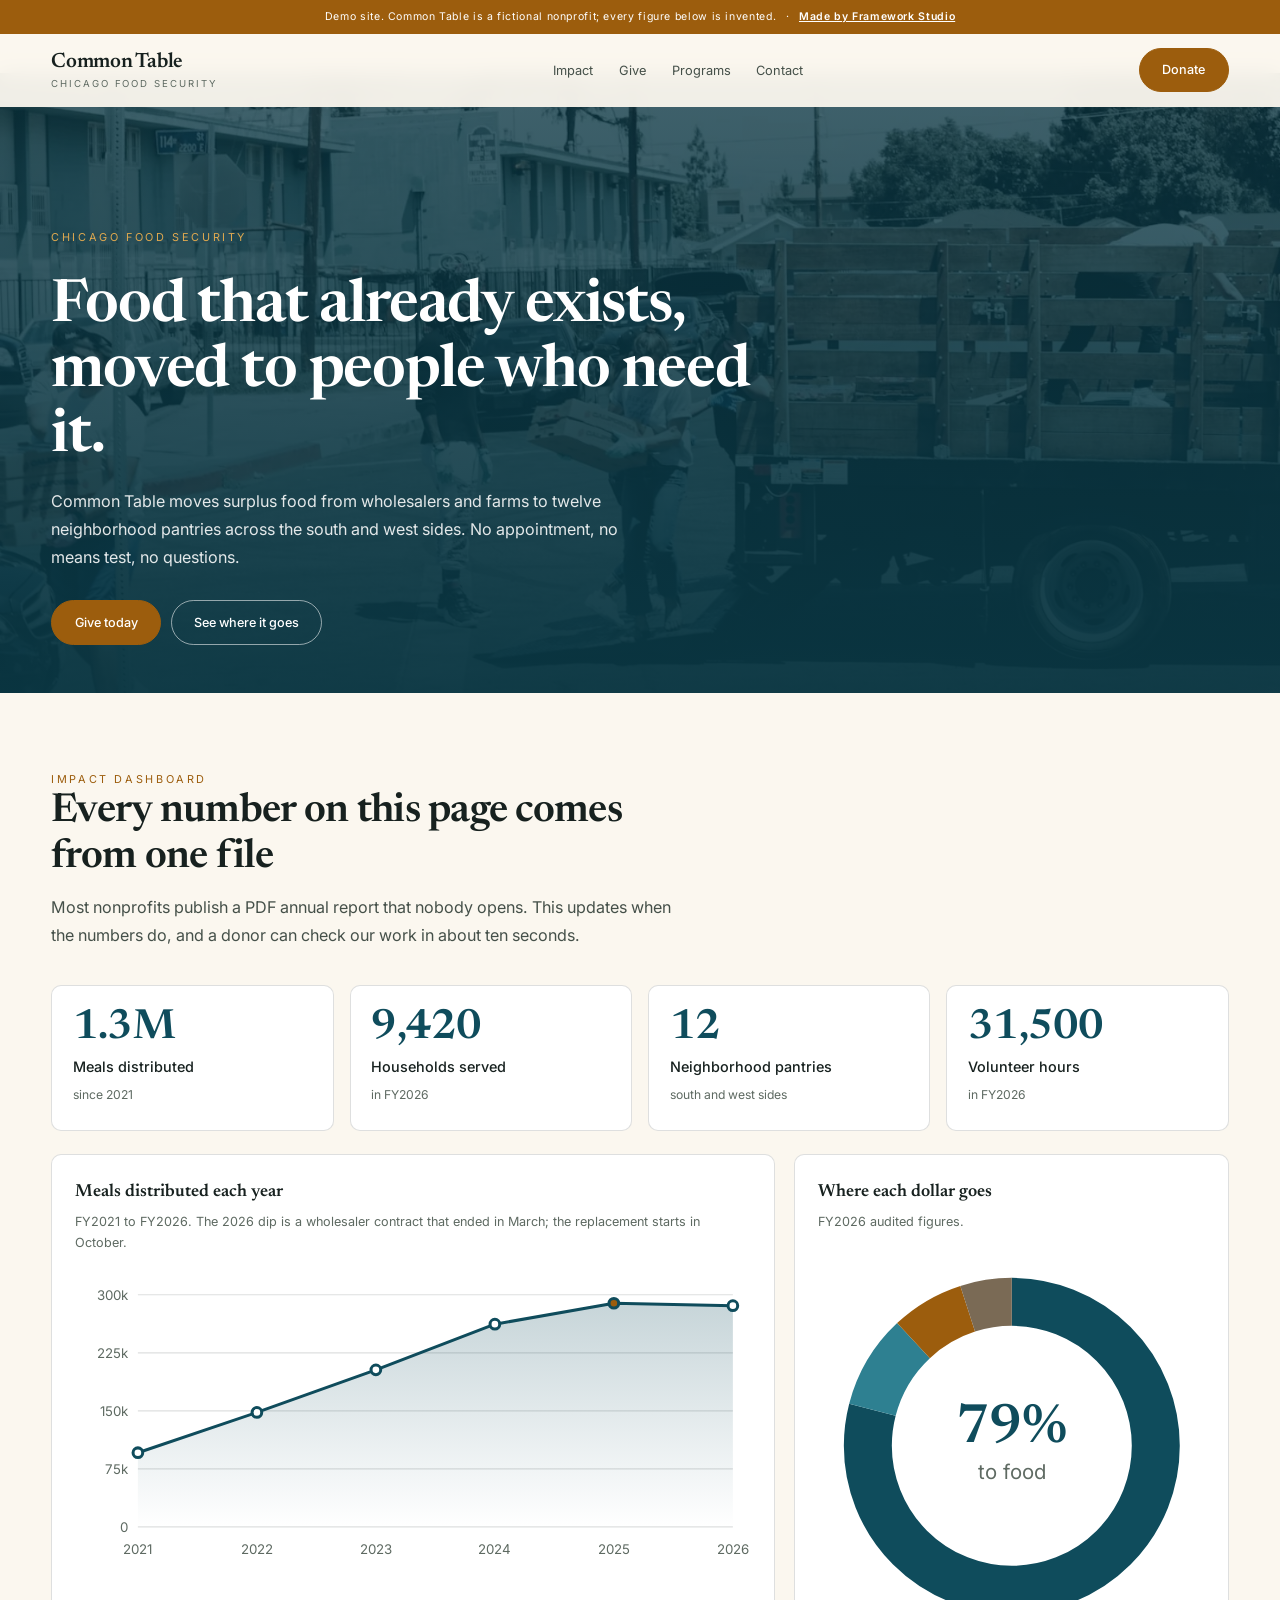
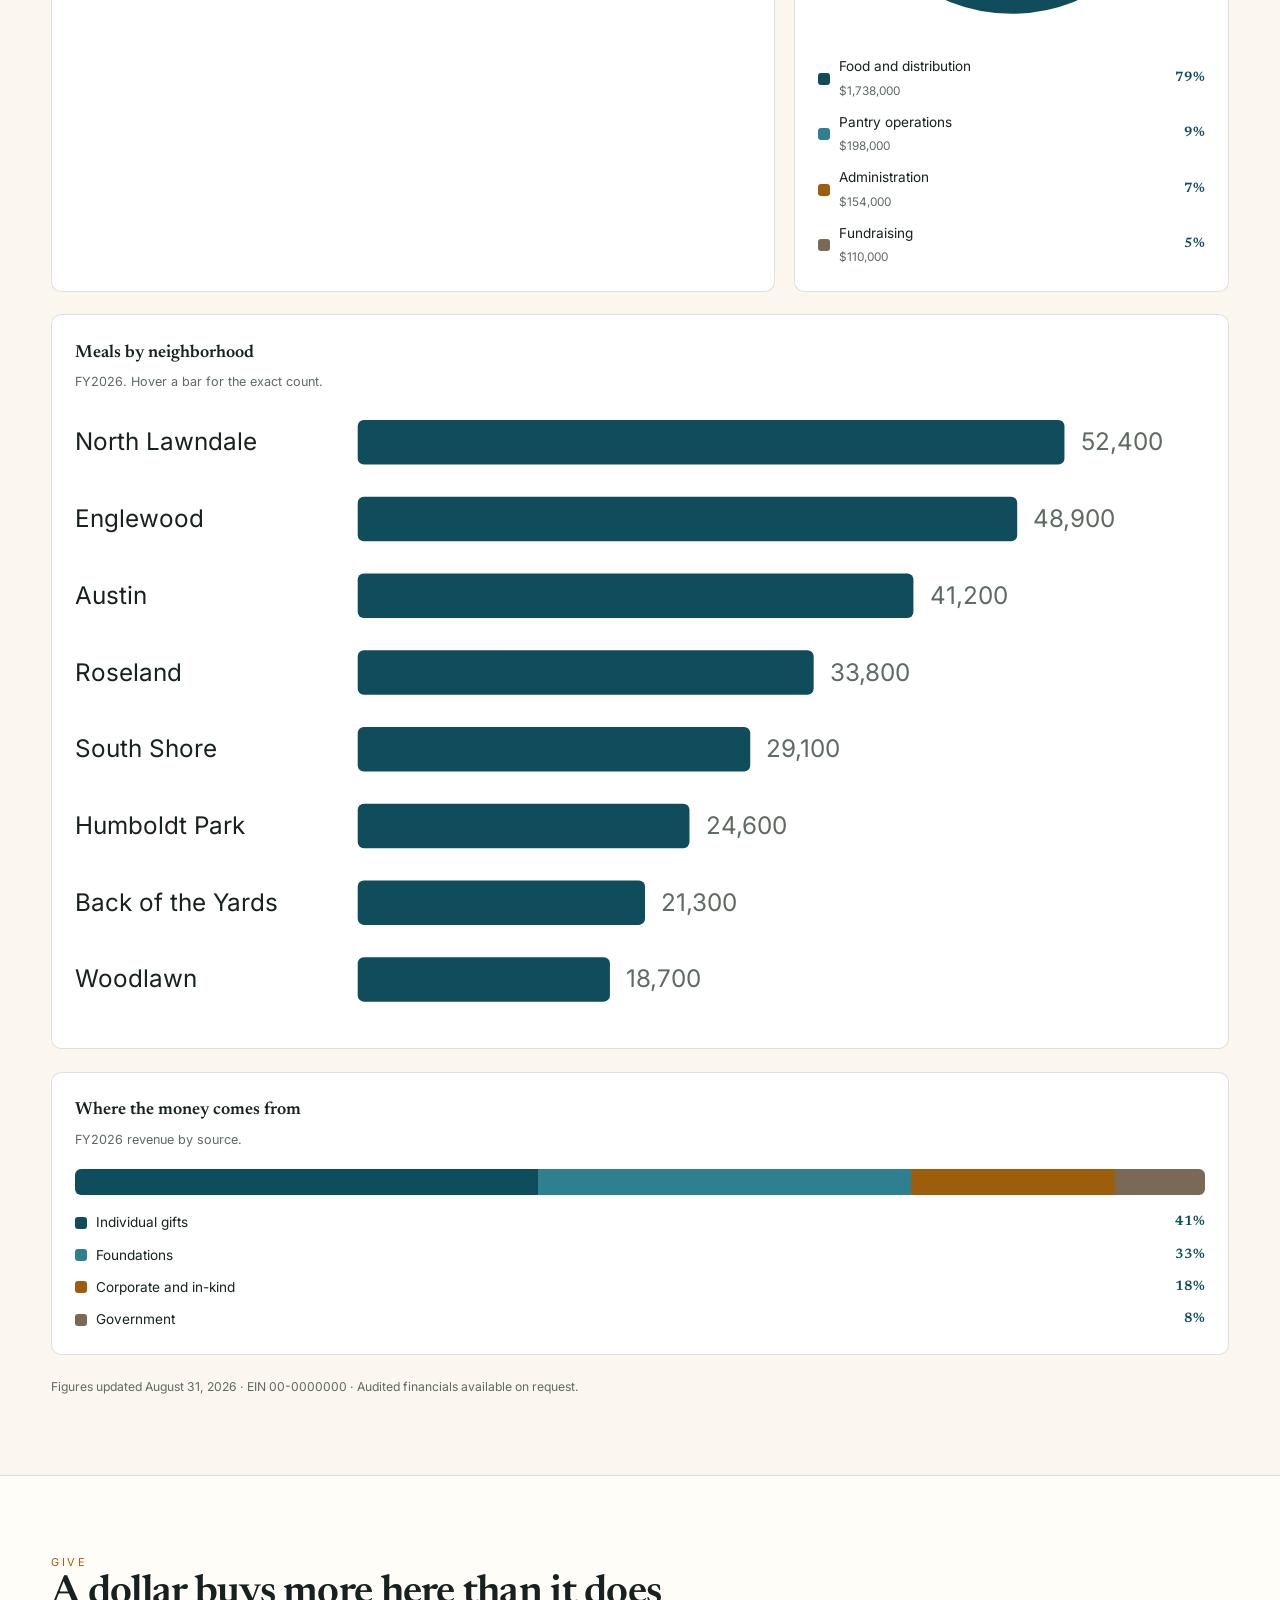
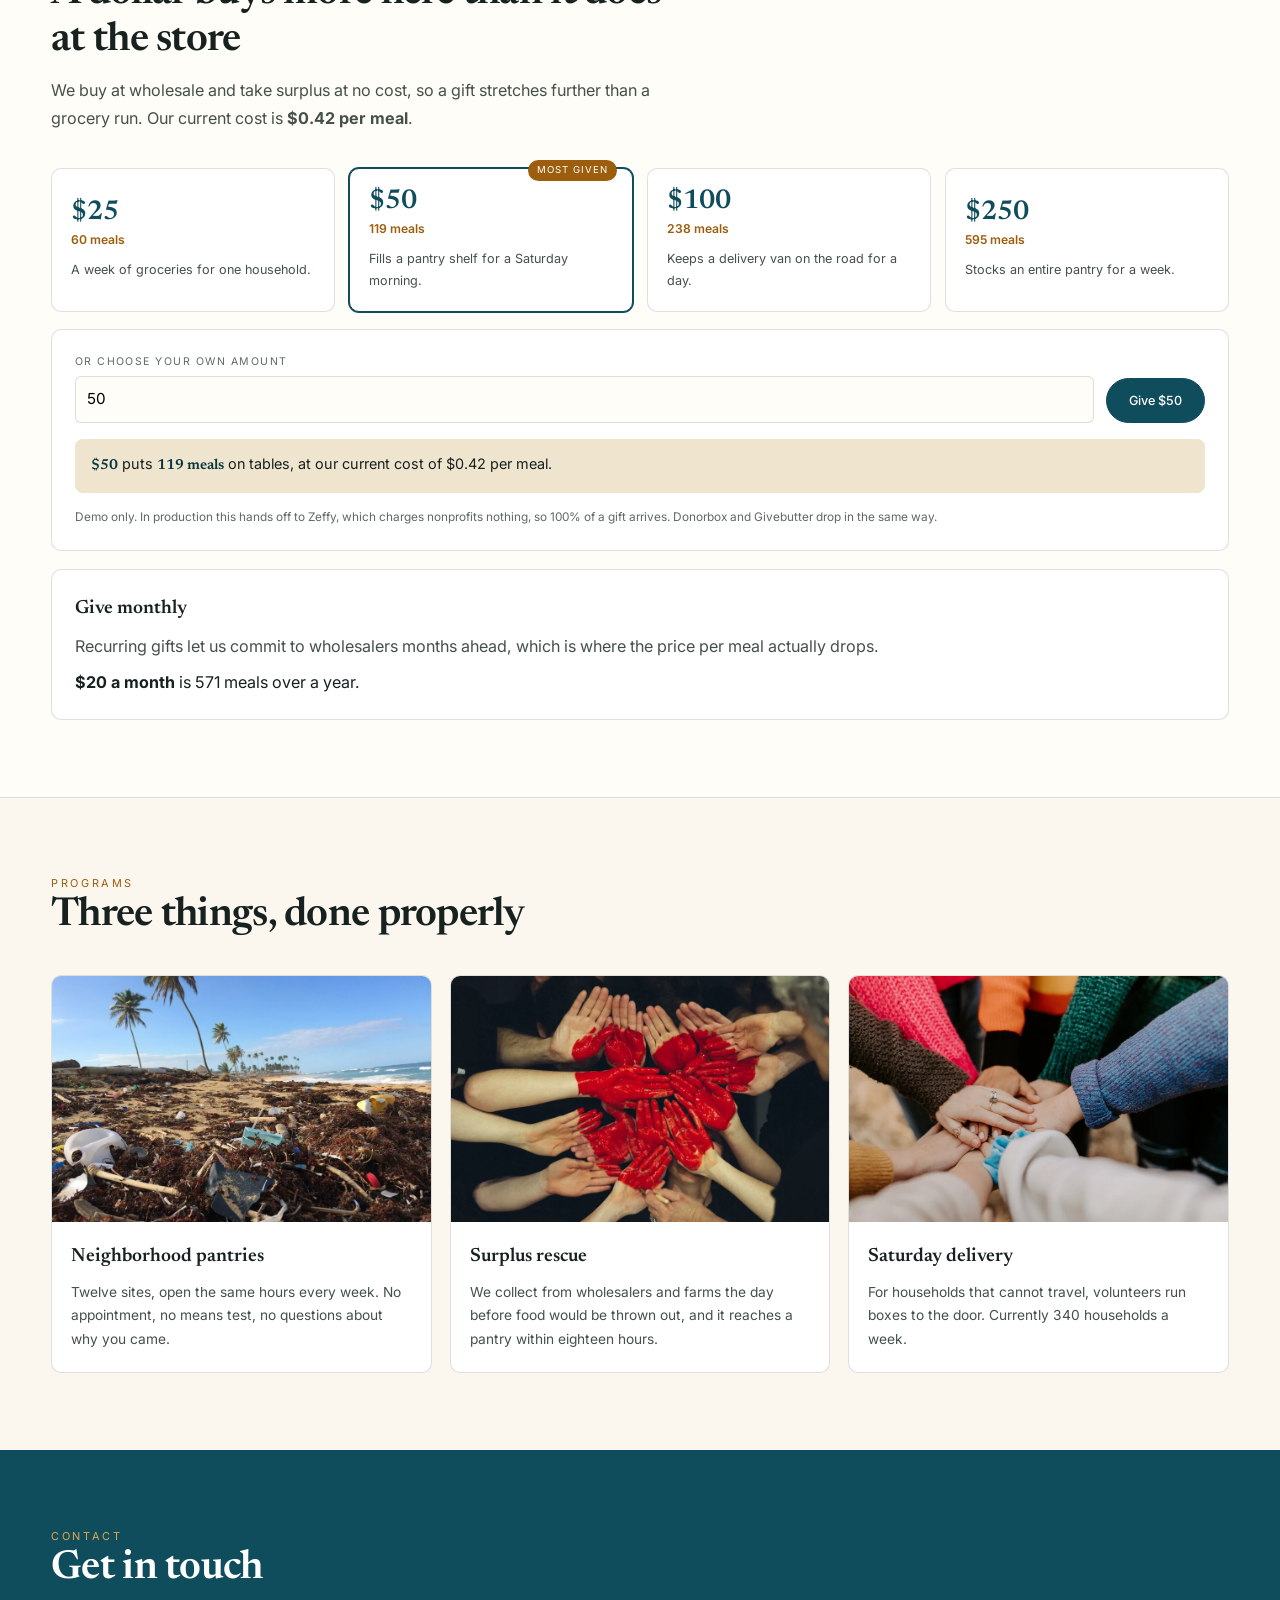
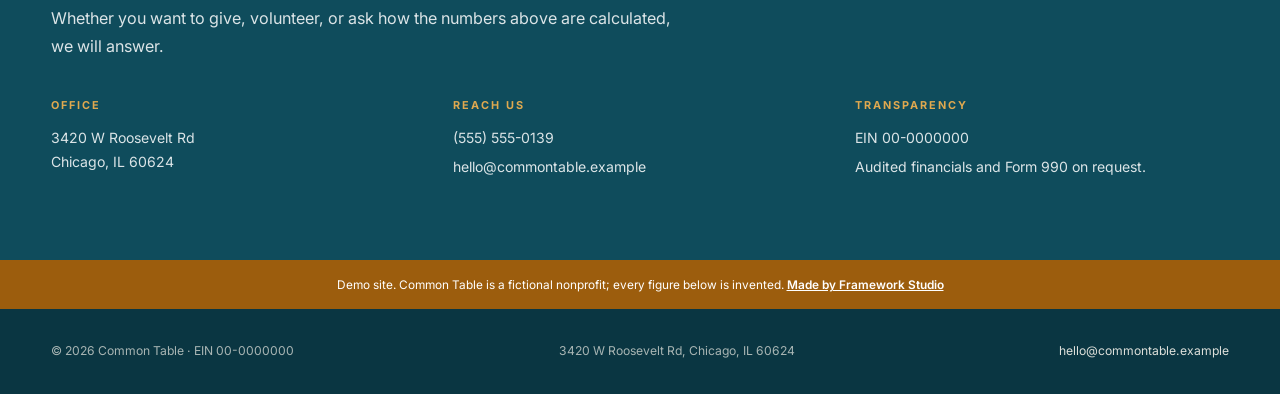
<file: index.html>
<!DOCTYPE html>
<html lang="en">
<head>
<meta charset="utf-8">
<meta name="viewport" content="width=device-width,initial-scale=1">
<title>Common Table | Chicago Food Security</title>
<meta name="description" content="Common Table moves surplus food from wholesalers and farms to twelve neighborhood pantries across the south and west sides.">
<meta property="og:title" content="Common Table — Chicago Food Security">
<meta property="og:description" content="Common Table moves surplus food from wholesalers and farms to twelve neighborhood pantries across the south and west sides.">
<link rel="preconnect" href="https://fonts.googleapis.com">
<link rel="preconnect" href="https://fonts.gstatic.com" crossorigin>
<link href="https://fonts.googleapis.com/css2?family=Newsreader:opsz,wght@6..72,400;6..72,600&family=Inter:wght@300;400;500;600&display=swap" rel="stylesheet">
<link rel="stylesheet" href="assets/css/styles.css">
<script type="application/ld+json">{"@context":"https://schema.org","@type":"NGO","name":"Common Table","description":"Common Table moves surplus food from wholesalers and farms to twelve neighborhood pantries across the south and west sides. No appointment, no means test, no questions.","telephone":"(555) 555-0139","email":"hello@commontable.example","address":{"@type":"PostalAddress","streetAddress":"3420 W Roosevelt Rd","addressLocality":"Chicago"}}</script>
</head>
<body>
<a class="skip" href="#impact">Skip to the numbers</a>
<div class="demo-bar" role="note"><p>Demo site. Common Table is a fictional nonprofit; every figure below is invented.</p><span class="sep">&middot;</span>
  <a href="https://tahvia127.github.io/framework-studio/" target="_blank" rel="noopener noreferrer">Made by Framework Studio</a></div>

<header class="nav" id="nav">
  <div class="shell">
    <a class="logo" href="#top"><span class="m">Common Table</span><span class="s">Chicago Food Security</span></a>
    <nav aria-label="Primary"><ul>
      <li><a href="#impact">Impact</a></li>
      <li><a href="#give">Give</a></li>
      <li><a href="#programs">Programs</a></li>
      <li><a href="#contact">Contact</a></li>
    </ul></nav>
    <a class="btn amber" href="#give">Donate</a>
  </div>
</header>

<header class="hero" id="top">
  <img src="assets/img/hero.webp" alt="" width="1600" height="1067" fetchpriority="high">
  <div class="inner"><div class="shell">
    <p class="eyebrow">Chicago Food Security</p>
    <h1>Food that already exists, moved to people who need it.</h1>
    <p>Common Table moves surplus food from wholesalers and farms to twelve neighborhood pantries across the south and west sides. No appointment, no means test, no questions.</p>
    <div class="cta">
      <a class="btn amber" href="#give">Give today</a>
      <a class="btn onteal" href="#impact">See where it goes</a>
    </div>
  </div></div>
</header>

<section class="section" id="impact"><div class="shell">
  <div class="head">
    <p class="eyebrow">Impact dashboard</p>
    <h2>Every number on this page comes from one file</h2>
    <p>Most nonprofits publish a PDF annual report that nobody opens. This updates when the numbers do, and a donor can check our work in about ten seconds.</p>
  </div>

  <div class="tiles">
      <div class="tile rv"><b>1.3M</b><span class="l">Meals distributed</span><span class="sb">since 2021</span></div>
      <div class="tile rv"><b>9,420</b><span class="l">Households served</span><span class="sb">in FY2026</span></div>
      <div class="tile rv"><b>12</b><span class="l">Neighborhood pantries</span><span class="sb">south and west sides</span></div>
      <div class="tile rv"><b>31,500</b><span class="l">Volunteer hours</span><span class="sb">in FY2026</span></div></div>

  <div class="charts">
    <div class="panel rv">
      <h3>Meals distributed each year</h3>
      <p class="cap">FY2021 to FY2026. The 2026 dip is a wholesaler contract that ended in March; the replacement starts in October.</p>
      <svg viewBox="0 0 560 240" role="img" aria-labelledby="c1t c1d">
    <title id="c1t">Meals distributed each year</title>
    <desc id="c1d">Rising from 96,000 in 2021 to 286,000 in 2026.</desc>
    <defs><linearGradient id="g1" x1="0" y1="0" x2="0" y2="1">
      <stop offset="0%" stop-color="#0F4C5C" stop-opacity=".26"/>
      <stop offset="100%" stop-color="#0F4C5C" stop-opacity="0"/></linearGradient></defs>
    <line class="grid-line" x1="52" y1="210.0" x2="544" y2="210.0"/>
      <text class="axis-t" x="44" y="214.0" text-anchor="end">0</text><line class="grid-line" x1="52" y1="162.0" x2="544" y2="162.0"/>
      <text class="axis-t" x="44" y="166.0" text-anchor="end">75k</text><line class="grid-line" x1="52" y1="114.0" x2="544" y2="114.0"/>
      <text class="axis-t" x="44" y="118.0" text-anchor="end">150k</text><line class="grid-line" x1="52" y1="66.0" x2="544" y2="66.0"/>
      <text class="axis-t" x="44" y="70.0" text-anchor="end">225k</text><line class="grid-line" x1="52" y1="18.0" x2="544" y2="18.0"/>
      <text class="axis-t" x="44" y="22.0" text-anchor="end">300k</text>
    <path class="area" d="M52.0 148.6 L150.4 115.3 L248.8 80.1 L347.2 42.3 L445.6 25.0 L544.0 27.0 L 544.0 210.0 L 52 210.0 Z"/>
    <path class="line" d="M52.0 148.6 L150.4 115.3 L248.8 80.1 L347.2 42.3 L445.6 25.0 L544.0 27.0"/>
    <circle class="dot" cx="52.0" cy="148.6" r="4"/><circle class="dot" cx="150.4" cy="115.3" r="4"/><circle class="dot" cx="248.8" cy="80.1" r="4"/><circle class="dot" cx="347.2" cy="42.3" r="4"/><circle class="dot dot-hi" cx="445.6" cy="25.0" r="4"/><circle class="dot" cx="544.0" cy="27.0" r="4"/>
    <text class="axis-t" x="52.0" y="232" text-anchor="middle">2021</text><text class="axis-t" x="150.4" y="232" text-anchor="middle">2022</text><text class="axis-t" x="248.8" y="232" text-anchor="middle">2023</text><text class="axis-t" x="347.2" y="232" text-anchor="middle">2024</text><text class="axis-t" x="445.6" y="232" text-anchor="middle">2025</text><text class="axis-t" x="544.0" y="232" text-anchor="middle">2026</text>
  </svg>
      <table class="vh"><caption>Meals distributed by year</caption><tbody>
  <tr><th scope="row">2021</th><td>96,000</td></tr><tr><th scope="row">2022</th><td>148,000</td></tr><tr><th scope="row">2023</th><td>203,000</td></tr><tr><th scope="row">2024</th><td>262,000</td></tr><tr><th scope="row">2025</th><td>289,000</td></tr><tr><th scope="row">2026</th><td>286,000</td></tr>
</tbody></table>
    </div>
    <div class="panel rv">
      <h3>Where each dollar goes</h3>
      <p class="cap">FY2026 audited figures.</p>
      <svg viewBox="0 0 210 210" role="img" aria-labelledby="c2t c2d">
    <title id="c2t">How each dollar is spent</title>
    <desc id="c2d">Food and distribution 79 percent, Pantry operations 9 percent, Administration 7 percent, Fundraising 5 percent.</desc>
    <circle cx="105" cy="105" r="78" fill="none" stroke="#0F4C5C" stroke-width="26"
      stroke-dasharray="387.17 102.92" stroke-dashoffset="0.00"
      transform="rotate(-90 105 105)"><title>Food and distribution: 79%</title></circle><circle cx="105" cy="105" r="78" fill="none" stroke="#2E8091" stroke-width="26"
      stroke-dasharray="44.11 445.98" stroke-dashoffset="-387.17"
      transform="rotate(-90 105 105)"><title>Pantry operations: 9%</title></circle><circle cx="105" cy="105" r="78" fill="none" stroke="#9C5D0D" stroke-width="26"
      stroke-dasharray="34.31 455.78" stroke-dashoffset="-431.28"
      transform="rotate(-90 105 105)"><title>Administration: 7%</title></circle><circle cx="105" cy="105" r="78" fill="none" stroke="#7A6A55" stroke-width="26"
      stroke-dasharray="24.50 465.58" stroke-dashoffset="-465.58"
      transform="rotate(-90 105 105)"><title>Fundraising: 5%</title></circle>
    <text x="105" y="103" text-anchor="middle" style="font-family:Newsreader,serif;font-weight:600;font-size:30px;fill:#0F4C5C">79%</text>
    <text x="105" y="123" text-anchor="middle" class="axis-t">to food</text>
  </svg>
      <ul class="legend">
        <li><span class="sw" style="background:#0F4C5C"></span>
        <span>Food and distribution<br><span class="am">$1,738,000</span></span>
        <span class="pc">79%</span></li>
        <li><span class="sw" style="background:#2E8091"></span>
        <span>Pantry operations<br><span class="am">$198,000</span></span>
        <span class="pc">9%</span></li>
        <li><span class="sw" style="background:#9C5D0D"></span>
        <span>Administration<br><span class="am">$154,000</span></span>
        <span class="pc">7%</span></li>
        <li><span class="sw" style="background:#7A6A55"></span>
        <span>Fundraising<br><span class="am">$110,000</span></span>
        <span class="pc">5%</span></li></ul>
    </div>
  </div>

  <div class="charts" style="grid-template-columns:1fr">
    <div class="panel rv">
      <h3>Meals by neighborhood</h3>
      <p class="cap">FY2026. Hover a bar for the exact count.</p>
      <svg viewBox="0 0 560 304" role="img" aria-labelledby="c3t c3d">
    <title id="c3t">Meals by neighborhood, FY2026</title>
    <desc id="c3d">North Lawndale 52,400, Englewood 48,900, Austin 41,200, Roseland 33,800, South Shore 29,100, Humboldt Park 24,600, Back of the Yards 21,300, Woodlawn 18,700.</desc>
    <g class="barrow">
        <text class="bar-l" x="0" y="19">North Lawndale</text>
        <rect class="bar" x="140" y="4" width="350.0" height="22" rx="3"><title>North Lawndale: 52,400 meals</title></rect>
        <text class="bar-v" x="498.0" y="19">52,400</text>
      </g><g class="barrow">
        <text class="bar-l" x="0" y="57">Englewood</text>
        <rect class="bar" x="140" y="42" width="326.6" height="22" rx="3"><title>Englewood: 48,900 meals</title></rect>
        <text class="bar-v" x="474.6" y="57">48,900</text>
      </g><g class="barrow">
        <text class="bar-l" x="0" y="95">Austin</text>
        <rect class="bar" x="140" y="80" width="275.2" height="22" rx="3"><title>Austin: 41,200 meals</title></rect>
        <text class="bar-v" x="423.2" y="95">41,200</text>
      </g><g class="barrow">
        <text class="bar-l" x="0" y="133">Roseland</text>
        <rect class="bar" x="140" y="118" width="225.8" height="22" rx="3"><title>Roseland: 33,800 meals</title></rect>
        <text class="bar-v" x="373.8" y="133">33,800</text>
      </g><g class="barrow">
        <text class="bar-l" x="0" y="171">South Shore</text>
        <rect class="bar" x="140" y="156" width="194.4" height="22" rx="3"><title>South Shore: 29,100 meals</title></rect>
        <text class="bar-v" x="342.4" y="171">29,100</text>
      </g><g class="barrow">
        <text class="bar-l" x="0" y="209">Humboldt Park</text>
        <rect class="bar" x="140" y="194" width="164.3" height="22" rx="3"><title>Humboldt Park: 24,600 meals</title></rect>
        <text class="bar-v" x="312.3" y="209">24,600</text>
      </g><g class="barrow">
        <text class="bar-l" x="0" y="247">Back of the Yards</text>
        <rect class="bar" x="140" y="232" width="142.3" height="22" rx="3"><title>Back of the Yards: 21,300 meals</title></rect>
        <text class="bar-v" x="290.3" y="247">21,300</text>
      </g><g class="barrow">
        <text class="bar-l" x="0" y="285">Woodlawn</text>
        <rect class="bar" x="140" y="270" width="124.9" height="22" rx="3"><title>Woodlawn: 18,700 meals</title></rect>
        <text class="bar-v" x="272.9" y="285">18,700</text>
      </g>
  </svg>
    </div>
  </div>

  <div class="charts" style="grid-template-columns:1fr">
    <div class="panel rv">
      <h3>Where the money comes from</h3>
      <p class="cap">FY2026 revenue by source.</p>
      <div class="srcbar"><span style="width:41%;background:#0F4C5C" title="Individual gifts 41%"></span><span style="width:33%;background:#2E8091" title="Foundations 33%"></span><span style="width:18%;background:#9C5D0D" title="Corporate and in-kind 18%"></span><span style="width:8%;background:#7A6A55" title="Government 8%"></span></div>
      <ul class="legend">
        <li><span class="sw" style="background:#0F4C5C"></span><span>Individual gifts</span><span class="pc">41%</span></li>
        <li><span class="sw" style="background:#2E8091"></span><span>Foundations</span><span class="pc">33%</span></li>
        <li><span class="sw" style="background:#9C5D0D"></span><span>Corporate and in-kind</span><span class="pc">18%</span></li>
        <li><span class="sw" style="background:#7A6A55"></span><span>Government</span><span class="pc">8%</span></li></ul>
    </div>
  </div>

  <p class="updated">Figures updated August 31, 2026 &middot; EIN 00-0000000 &middot; Audited financials available on request.</p>
</div></section>

<section class="section section-alt" id="give"><div class="shell">
  <div class="head">
    <p class="eyebrow">Give</p>
    <h2>A dollar buys more here than it does at the store</h2>
    <p>We buy at wholesale and take surplus at no cost, so a gift stretches further than a grocery run. Our current cost is <strong>$0.42 per meal</strong>.</p>
  </div>
  <div class="tiers">
      <button class="tier rv" type="button" data-amt="25" aria-pressed="false">
        
        <span class="amt">$25</span>
        <span class="meals">60 meals</span>
        <p class="nt">A week of groceries for one household.</p>
      </button>
      <button class="tier rv" type="button" data-amt="50" aria-pressed="false">
        <span class="flag">Most given</span>
        <span class="amt">$50</span>
        <span class="meals">119 meals</span>
        <p class="nt">Fills a pantry shelf for a Saturday morning.</p>
      </button>
      <button class="tier rv" type="button" data-amt="100" aria-pressed="false">
        
        <span class="amt">$100</span>
        <span class="meals">238 meals</span>
        <p class="nt">Keeps a delivery van on the road for a day.</p>
      </button>
      <button class="tier rv" type="button" data-amt="250" aria-pressed="false">
        
        <span class="amt">$250</span>
        <span class="meals">595 meals</span>
        <p class="nt">Stocks an entire pantry for a week.</p>
      </button></div>
  <div class="give-box rv">
    <div class="give-row">
      <div class="f">
        <label for="amt">Or choose your own amount</label>
        <input id="amt" type="number" min="1" step="1" value="50" inputmode="numeric">
      </div>
      <button class="btn fill" type="button" id="giveGo">Give $50</button>
    </div>
    <p class="impact-out" id="impactOut"></p>
    <p class="give-note">Demo only. In production this hands off to Zeffy, which charges nonprofits nothing, so 100% of a gift arrives. Donorbox and Givebutter drop in the same way.</p>
  </div>
  <div class="give-box rv">
    <h3>Give monthly</h3>
    <p style="margin:0 0 .5rem;color:var(--soft)">Recurring gifts let us commit to wholesalers months ahead, which is where the price per meal actually drops.</p>
    <p style="margin:0"><strong>$20 a month</strong> is 571 meals over a year.</p>
  </div>
</div></section>

<section class="section" id="programs"><div class="shell">
  <div class="head"><p class="eyebrow">Programs</p><h2>Three things, done properly</h2></div>
  <div class="progs">
    <article class="prog rv"><div class="im"><img src="assets/img/community.webp" alt="" loading="lazy" width="900" height="585"></div>
      <div class="bd"><h3>Neighborhood pantries</h3><p>Twelve sites, open the same hours every week. No appointment, no means test, no questions about why you came.</p></div></article>
    <article class="prog rv"><div class="im"><img src="assets/img/reach.webp" alt="" loading="lazy" width="900" height="585"></div>
      <div class="bd"><h3>Surplus rescue</h3><p>We collect from wholesalers and farms the day before food would be thrown out, and it reaches a pantry within eighteen hours.</p></div></article>
    <article class="prog rv"><div class="im"><img src="assets/img/team.webp" alt="" loading="lazy" width="1100" height="715"></div>
      <div class="bd"><h3>Saturday delivery</h3><p>For households that cannot travel, volunteers run boxes to the door. Currently 340 households a week.</p></div></article>
  </div>
</div></section>

<section class="section teal" id="contact"><div class="shell">
  <div class="head"><p class="eyebrow">Contact</p><h2>Get in touch</h2>
    <p>Whether you want to give, volunteer, or ask how the numbers above are calculated, we will answer.</p></div>
  <div class="info">
    <div><h4>Office</h4><p>3420 W Roosevelt Rd<br>Chicago, IL 60624</p></div>
    <div><h4>Reach us</h4><p><a href="tel:5555550139">(555) 555-0139</a></p><p><a href="mailto:hello@commontable.example">hello@commontable.example</a></p></div>
    <div><h4>Transparency</h4><p>EIN 00-0000000</p><p>Audited financials and Form 990 on request.</p></div>
  </div>
</div></section>

<div class="demo-foot">Demo site. Common Table is a fictional nonprofit; every figure below is invented.
  <a href="https://tahvia127.github.io/framework-studio/" target="_blank" rel="noopener noreferrer">Made by Framework Studio</a></div>
<footer><div class="shell">
  <span>&copy; <span id="yr">2026</span> Common Table &middot; EIN 00-0000000</span>
  <span>3420 W Roosevelt Rd, Chicago, IL 60624</span>
  <span><a href="mailto:hello@commontable.example">hello@commontable.example</a></span>
</div></footer>
<script>
document.getElementById('yr').textContent=new Date().getFullYear();
var nav=document.getElementById('nav');
addEventListener('scroll',function(){nav.classList.toggle('stuck',scrollY>12)},{passive:true});
if('IntersectionObserver' in window && !matchMedia('(prefers-reduced-motion: reduce)').matches){
  var io=new IntersectionObserver(function(es){es.forEach(function(e){
    if(e.isIntersecting){e.target.classList.add('in');io.unobserve(e.target)}})},{threshold:.05});
  document.querySelectorAll('.rv').forEach(function(el){io.observe(el)});
}else{document.querySelectorAll('.rv').forEach(function(el){el.classList.add('in')})}

var COST=0.42;
var amt=document.getElementById('amt'), out=document.getElementById('impactOut'),
    tiers=document.querySelectorAll('.tier');
function meals(v){ return Math.round(v/COST).toLocaleString('en-US') }
function paint(){
  var v=parseFloat(amt.value);
  if(!v||v<1){ out.innerHTML='Enter an amount to see what it covers.'; return }
  out.innerHTML='<b>$'+v.toLocaleString('en-US')+'</b> puts <b>'+meals(v)+' meals</b> on tables, at our current cost of $'+COST.toFixed(2)+' per meal.';
  tiers.forEach(function(t){ t.setAttribute('aria-pressed',String(+t.dataset.amt===v)) });
}
tiers.forEach(function(t){ t.addEventListener('click',function(){ amt.value=t.dataset.amt; paint() }) });
amt.addEventListener('input',paint);
paint();
document.getElementById('giveGo').addEventListener('click',function(){
  var v=parseFloat(amt.value)||0;
  this.textContent = v>0 ? 'Demo only \u2014 Zeffy would open here' : 'Enter an amount first';
  var b=this; setTimeout(function(){ b.textContent='Give $'+(parseFloat(amt.value)||0) },2400);
});
</script>
</body>
</html>
</file>
<file: assets/css/styles.css>
/* ============================================================
   Common Table — Chicago food security
   ============================================================ */
:root{
  --cream:#FBF7EF;--cream-2:#FFFDF8;--card:#FFFFFF;
  --teal:#0F4C5C;--teal-2:#16657A;--teal-deep:#0A3642;
  --ink:#17211F;--soft:#455049;--faint:#5E6A62;
  --amber:#9C5D0D;--amber-lt:#E0A94F;--sand:#EFE4CE;
  --line:rgba(23,33,31,.14);--line-lt:rgba(251,247,239,.24);
  --c1:#0F4C5C;--c2:#2E8091;--c3:#9C5D0D;--c4:#7A6A55;
  --f-d:'Newsreader',Georgia,serif;
  --f-b:'Inter',-apple-system,BlinkMacSystemFont,'Segoe UI',sans-serif;
  --shell:min(1220px,92vw);--e:cubic-bezier(.22,.61,.36,1);--bar:34px;
}
*,*::before,*::after{box-sizing:border-box}
html{scroll-behavior:smooth;-webkit-text-size-adjust:100%}
@media (prefers-reduced-motion:reduce){html{scroll-behavior:auto}
  *,*::before,*::after{animation:none!important;transition:none!important}}
body{margin:0;background:var(--cream);color:var(--ink);font-family:var(--f-b);
  font-size:clamp(.94rem,.91rem + .15vw,1.01rem);line-height:1.72;-webkit-font-smoothing:antialiased;overflow-x:hidden}
img{max-width:100%;display:block}
a{color:inherit;text-decoration:none}
button,input{font:inherit}button{cursor:pointer}
:focus-visible{outline:2.5px solid var(--amber);outline-offset:2px;border-radius:3px}
.shell{width:var(--shell);margin-inline:auto}
.skip{position:absolute;left:-9999px}
.skip:focus{left:1rem;top:1rem;z-index:500;background:var(--teal);color:#fff;padding:.7rem 1.1rem;border-radius:6px}
.vh{position:absolute;width:1px;height:1px;overflow:hidden;clip:rect(0 0 0 0);white-space:nowrap}

.demo-bar{position:fixed;top:0;left:0;right:0;z-index:400;height:var(--bar);display:flex;align-items:center;
  justify-content:center;gap:.6rem;background:var(--amber);color:#fff;font-size:.66rem;letter-spacing:.06em;padding:0 1rem}
.demo-bar p{margin:0;overflow:hidden;text-overflow:ellipsis;white-space:nowrap}
.demo-bar a{text-decoration:underline;white-space:nowrap;font-weight:600}
.demo-foot{background:var(--amber);color:#fff;text-align:center;padding:.9rem 1rem;font-size:.74rem}
.demo-foot a{text-decoration:underline;font-weight:600}

/* nav */
.nav{position:sticky;top:var(--bar);z-index:300;padding:.85rem 0;background:color-mix(in srgb,var(--cream) 95%,transparent);
  backdrop-filter:blur(10px);border-bottom:1px solid transparent;transition:border-color .3s}
.nav.stuck{border-bottom-color:var(--line)}
.nav .shell{display:flex;align-items:center;justify-content:space-between;gap:1rem;flex-wrap:wrap}
.logo{display:flex;flex-direction:column;line-height:1.15}
.logo .m{font-family:var(--f-d);font-weight:600;font-size:1.3rem;letter-spacing:-.012em}
.logo .s{font-size:.6rem;letter-spacing:.2em;text-transform:uppercase;color:var(--faint);margin-top:.15rem}
.nav ul{display:flex;gap:1.6rem;list-style:none;margin:0;padding:0;align-items:center}
.nav ul a{font-size:.8rem;color:var(--soft);position:relative;padding-bottom:2px}
.nav ul a::after{content:'';position:absolute;left:0;bottom:0;width:100%;height:1px;background:var(--amber);
  transform:scaleX(0);transform-origin:right;transition:transform .4s var(--e)}
.nav ul a:hover{color:var(--ink)}
.nav ul a:hover::after{transform:scaleX(1);transform-origin:left}
.btn{display:inline-block;padding:.66rem 1.4rem;border-radius:999px;font-size:.79rem;font-weight:500;
  border:1px solid var(--teal);color:var(--teal);background:transparent;transition:all .3s var(--e)}
.btn:hover{background:var(--teal);color:#fff;transform:translateY(-1px)}
.btn.fill{background:var(--teal);color:#fff}
.btn.fill:hover{background:var(--teal-2);border-color:var(--teal-2)}
.btn.amber{background:var(--amber);border-color:var(--amber);color:#fff}
.btn.amber:hover{background:#8E560B;border-color:#8E560B}
.btn.onteal{border-color:rgba(255,255,255,.55);color:#fff}
.btn.onteal:hover{background:#fff;color:var(--teal)}

/* hero */
.hero{position:relative;min-height:min(72vh,620px);display:grid;align-items:end;overflow:hidden;background:var(--teal-deep)}
.hero>img{position:absolute;inset:0;width:100%;height:100%;object-fit:cover;opacity:.62}
.hero::after{content:'';position:absolute;inset:0;background:linear-gradient(180deg,rgba(10,54,66,.55),rgba(10,54,66,.94))}
.hero .inner{position:relative;z-index:2;padding:5rem 0 3rem;color:#fff}
.eyebrow{font-size:.68rem;letter-spacing:.24em;text-transform:uppercase;color:var(--amber);margin:0 0 1.1rem}
.hero .eyebrow{color:var(--amber-lt)}
h1{font-family:var(--f-d);font-weight:600;font-size:clamp(2.1rem,5vw,3.7rem);line-height:1.1;
  letter-spacing:-.02em;margin:0 0 1.1rem;max-width:20ch}
.hero p{max-width:58ch;color:rgba(255,255,255,.88);margin:0 0 1.8rem}
.hero .cta{display:flex;gap:.6rem;flex-wrap:wrap}

/* sections */
.section{padding:clamp(2.8rem,6vw,4.8rem) 0}
.section-alt{background:var(--cream-2);border-block:1px solid var(--line)}
.teal{background:var(--teal);color:#fff}
.teal h2,.teal h3{color:#fff}
.teal p{color:rgba(255,255,255,.85)}
.teal .eyebrow{color:var(--amber-lt)}
h2{font-family:var(--f-d);font-weight:600;font-size:clamp(1.7rem,3.6vw,2.5rem);line-height:1.16;
  letter-spacing:-.018em;margin:0 0 .8rem}
h3{font-family:var(--f-d);font-weight:600;font-size:1.2rem;margin:0 0 .5rem}
.head{max-width:64ch;margin-bottom:2.2rem}
.head p{color:var(--soft);margin:0}
.head p.eyebrow{color:var(--amber)}
.teal .head p.eyebrow{color:var(--amber-lt)}
.teal .head p{color:rgba(255,255,255,.85)}

/* headline tiles */
.tiles{display:grid;gap:1rem;grid-template-columns:repeat(auto-fit,minmax(200px,1fr))}
.tile{background:var(--card);border:1px solid var(--line);border-radius:10px;padding:1.4rem 1.3rem}
.tile b{display:block;font-family:var(--f-d);font-weight:600;font-size:clamp(1.9rem,3.4vw,2.6rem);
  line-height:1;color:var(--teal);letter-spacing:-.02em;margin-bottom:.35rem}
.tile .l{font-size:.9rem;font-weight:500;display:block}
.tile .sb{font-size:.76rem;color:var(--faint)}

/* charts */
.charts{display:grid;gap:1.2rem;grid-template-columns:1fr;margin-top:1.4rem}
@media(min-width:940px){.charts{grid-template-columns:1.25fr .75fr}}
.panel{background:var(--card);border:1px solid var(--line);border-radius:10px;padding:1.4rem}
.panel h3{margin:0 0 .2rem;font-size:1.1rem}
.panel .cap{font-size:.79rem;color:var(--faint);margin:0 0 1.2rem}
.panel svg{width:100%;height:auto;display:block;overflow:visible}
.grid-line{stroke:var(--line);stroke-width:1}
.axis-t{font-size:11px;fill:var(--faint);font-family:var(--f-b)}
.area{fill:url(#g1);opacity:.9}
.line{fill:none;stroke:var(--teal);stroke-width:2.5;stroke-linejoin:round;stroke-linecap:round}
.dot{fill:#fff;stroke:var(--teal);stroke-width:2.5}
.dot-hi{fill:var(--amber)}
.bar{fill:var(--teal);transition:fill .25s}
.barrow:hover .bar{fill:var(--amber)}
.bar-l{font-size:12px;fill:var(--ink);font-family:var(--f-b)}
.bar-v{font-size:12px;fill:var(--faint);font-family:var(--f-b)}
.legend{list-style:none;margin:1rem 0 0;padding:0;display:grid;gap:.55rem}
.legend li{display:grid;grid-template-columns:12px 1fr auto;gap:.6rem;align-items:center;font-size:.85rem}
.legend .sw{width:12px;height:12px;border-radius:3px}
.legend .pc{font-family:var(--f-d);font-weight:600;color:var(--teal)}
.legend .am{font-size:.74rem;color:var(--faint)}
.srcbar{display:flex;height:26px;border-radius:6px;overflow:hidden;margin:.4rem 0 1rem}
.srcbar span{display:block}
.updated{font-size:.76rem;color:var(--faint);margin:1.4rem 0 0}

/* giving */
.tiers{display:grid;gap:.9rem;grid-template-columns:repeat(auto-fit,minmax(160px,1fr))}
.tier{background:var(--card);border:1px solid var(--line);border-radius:10px;padding:1.2rem;text-align:left;
  transition:border-color .25s,transform .25s var(--e);position:relative}
.tier:hover{transform:translateY(-3px)}
.tier[aria-pressed="true"]{border-color:var(--teal);box-shadow:0 0 0 1px var(--teal)}
.tier .amt{font-family:var(--f-d);font-weight:600;font-size:1.7rem;color:var(--teal);display:block;line-height:1}
.tier .meals{font-size:.76rem;color:var(--amber);font-weight:600;display:block;margin:.25rem 0 .5rem}
.tier .nt{font-size:.79rem;color:var(--soft);margin:0}
.tier .flag{position:absolute;top:-9px;right:.9rem;background:var(--amber);color:#fff;border-radius:999px;
  padding:.15rem .6rem;font-size:.6rem;letter-spacing:.1em;text-transform:uppercase}
.give-box{background:var(--card);border:1px solid var(--line);border-radius:10px;padding:1.4rem;margin-top:1.1rem}
.give-row{display:flex;gap:.7rem;flex-wrap:wrap;align-items:end}
.give-row .f{flex:1;min-width:150px}
.give-row label{display:block;font-size:.66rem;letter-spacing:.14em;text-transform:uppercase;color:var(--faint);margin-bottom:.3rem}
.give-row input{width:100%;padding:.6rem .7rem;border:1px solid var(--line);border-radius:6px;background:var(--cream-2);font-size:.95rem}
.impact-out{margin:1rem 0 0;padding:.85rem 1rem;background:var(--sand);border-radius:8px;font-size:.9rem}
.impact-out b{font-family:var(--f-d);font-weight:600;color:var(--teal-deep)}
.give-note{font-size:.74rem;color:var(--faint);margin:.9rem 0 0}

/* programs */
.progs{display:grid;gap:1.1rem;grid-template-columns:repeat(auto-fit,minmax(250px,1fr))}
.prog{background:var(--card);border:1px solid var(--line);border-radius:10px;overflow:hidden}
.prog .im{aspect-ratio:4/2.6;overflow:hidden;background:var(--sand)}
.prog .im img{width:100%;height:100%;object-fit:cover;transition:transform 1s var(--e)}
.prog:hover .im img{transform:scale(1.05)}
.prog .bd{padding:1.1rem 1.2rem 1.3rem}
.prog p{margin:0;font-size:.86rem;color:var(--soft)}

.info{display:grid;gap:1.8rem;grid-template-columns:repeat(auto-fit,minmax(200px,1fr))}
.info h4{font-size:.68rem;letter-spacing:.18em;text-transform:uppercase;color:var(--amber-lt);margin:0 0 .7rem}
.info p{font-size:.88rem;color:rgba(255,255,255,.85);margin:0 0 .3rem}
.info a:hover{color:var(--amber-lt)}

footer{background:var(--teal-deep);color:rgba(251,247,239,.66);padding:2rem 0;font-size:.76rem}
footer .shell{display:flex;justify-content:space-between;gap:1rem;flex-wrap:wrap}
footer a{color:rgba(251,247,239,.88)}
footer a:hover{color:var(--amber-lt)}

.rv{opacity:0;transform:translateY(22px);transition:opacity .85s var(--e),transform .85s var(--e)}
.rv.in{opacity:1;transform:none}
@media (prefers-reduced-motion:reduce){.rv{opacity:1;transform:none}}

@media(max-width:820px){
  .nav nav{order:3;width:100%}
  .nav ul{gap:1.15rem;justify-content:center;width:100%;border-top:1px solid var(--line);padding-top:.5rem}
  .nav ul a{font-size:.74rem}
}
@media(max-width:640px){:root{--bar:30px}.demo-bar{font-size:.56rem}.demo-bar a,.demo-bar .sep{display:none}}
</file>
